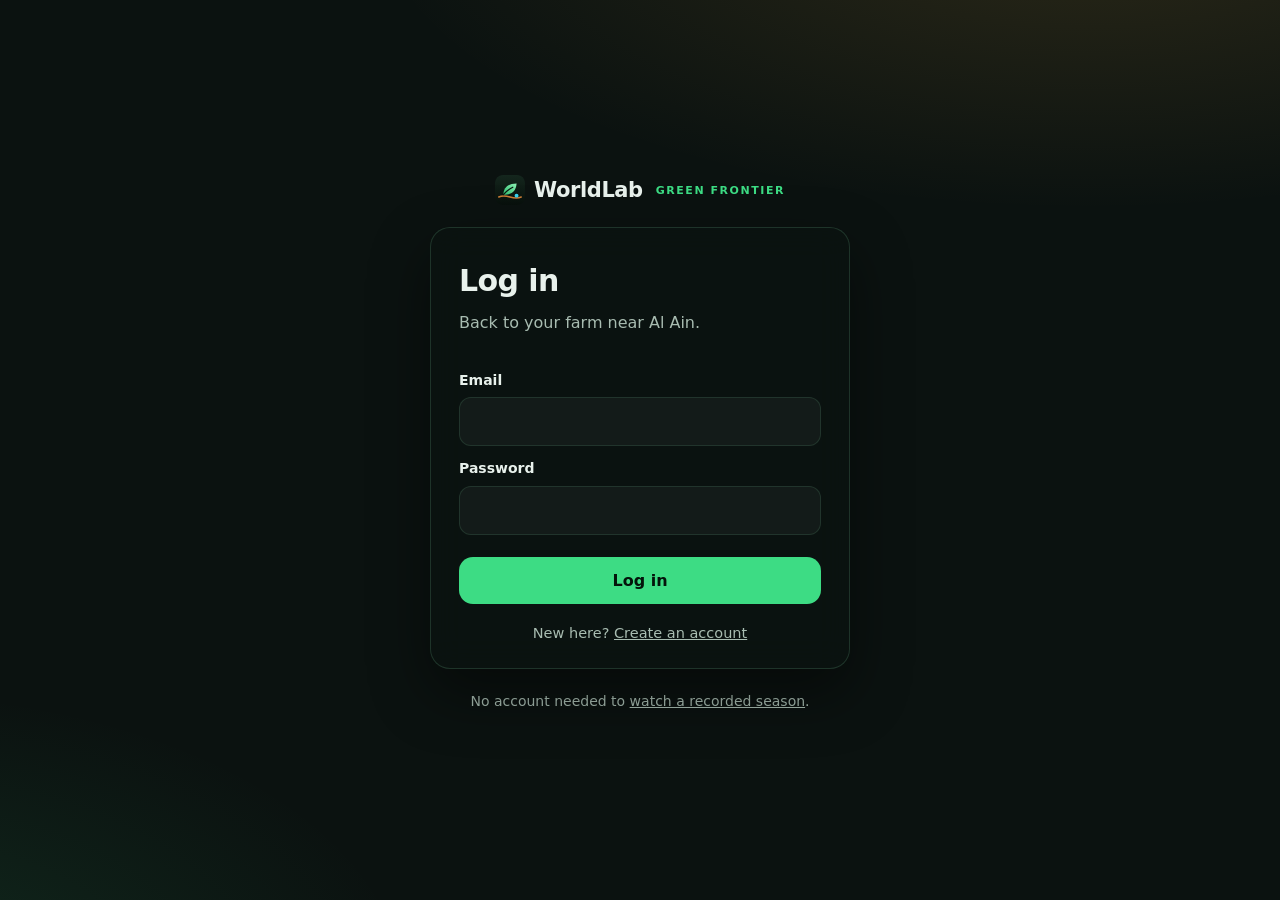
<file: login.html>
<!doctype html>
<html lang="en">
<head>
<meta charset="utf-8">
<meta http-equiv="Content-Security-Policy" content="default-src 'self'; script-src 'self' https://cdn.jsdelivr.net; style-src 'self' 'unsafe-inline' https://fonts.googleapis.com; font-src 'self' https://fonts.gstatic.com; img-src 'self' data: blob:; connect-src 'self' https://worldlab-4b9q.onrender.com https://*.hf.space https://cdn.jsdelivr.net; worker-src 'self' blob:; object-src 'none'; base-uri 'self'; form-action 'self' https://worldlab-4b9q.onrender.com https://*.hf.space">
<meta name="viewport" content="width=device-width, initial-scale=1, viewport-fit=cover">
<title>Log in | WorldLab: Green Frontier</title>
<meta name="description" content="Log in to your WorldLab farm.">
<meta name="robots" content="noindex, follow">
<link rel="icon" href="favicon.ico" sizes="32x32">
<link rel="icon" href="favicon.svg" type="image/svg+xml">
<link rel="apple-touch-icon" href="apple-touch-icon.png">
<link rel="manifest" href="site.webmanifest">
<meta name="theme-color" content="#0b1210">
<link rel="preconnect" href="https://fonts.googleapis.com">
<link rel="preconnect" href="https://fonts.gstatic.com" crossorigin>
<link href="https://fonts.googleapis.com/css2?family=Sora:wght@500;600;700&family=Figtree:wght@400;500;600;700&display=swap" rel="stylesheet">
<link rel="stylesheet" href="site.css?v=f3621d8e7e">
<script src="config.js?v=f3621d8e7e"></script>
</head>
<body class="authpage">
<main class="auth-shell">
  <a class="logo" href="./"><img src="favicon.svg" alt="" width="30" height="30">WorldLab<span class="logo-sub">Green Frontier</span></a>
  <form class="card auth-form" id="authForm" data-mode="login" novalidate>
    <h1>Log in</h1>
    <p class="sub">Back to your farm near Al Ain.</p>
    <label for="email">Email</label>
    <input id="email" name="email" type="email" autocomplete="email" required>
    <label for="password">Password</label>
    <input id="password" name="password" type="password" autocomplete="current-password" required>
    <p class="err" id="err" role="alert" hidden></p>
    <button class="btn solid big" type="submit" id="submit">Log in</button>
    <p class="swap">New here? <a href="signup" id="swapLink">Create an account</a></p>
  </form>
  <p class="aside">No account needed to <a href="demo">watch a recorded season</a>.</p>
</main>
<script type="module" src="site.js?v=f3621d8e7e"></script>
</body>
</html>
</file>
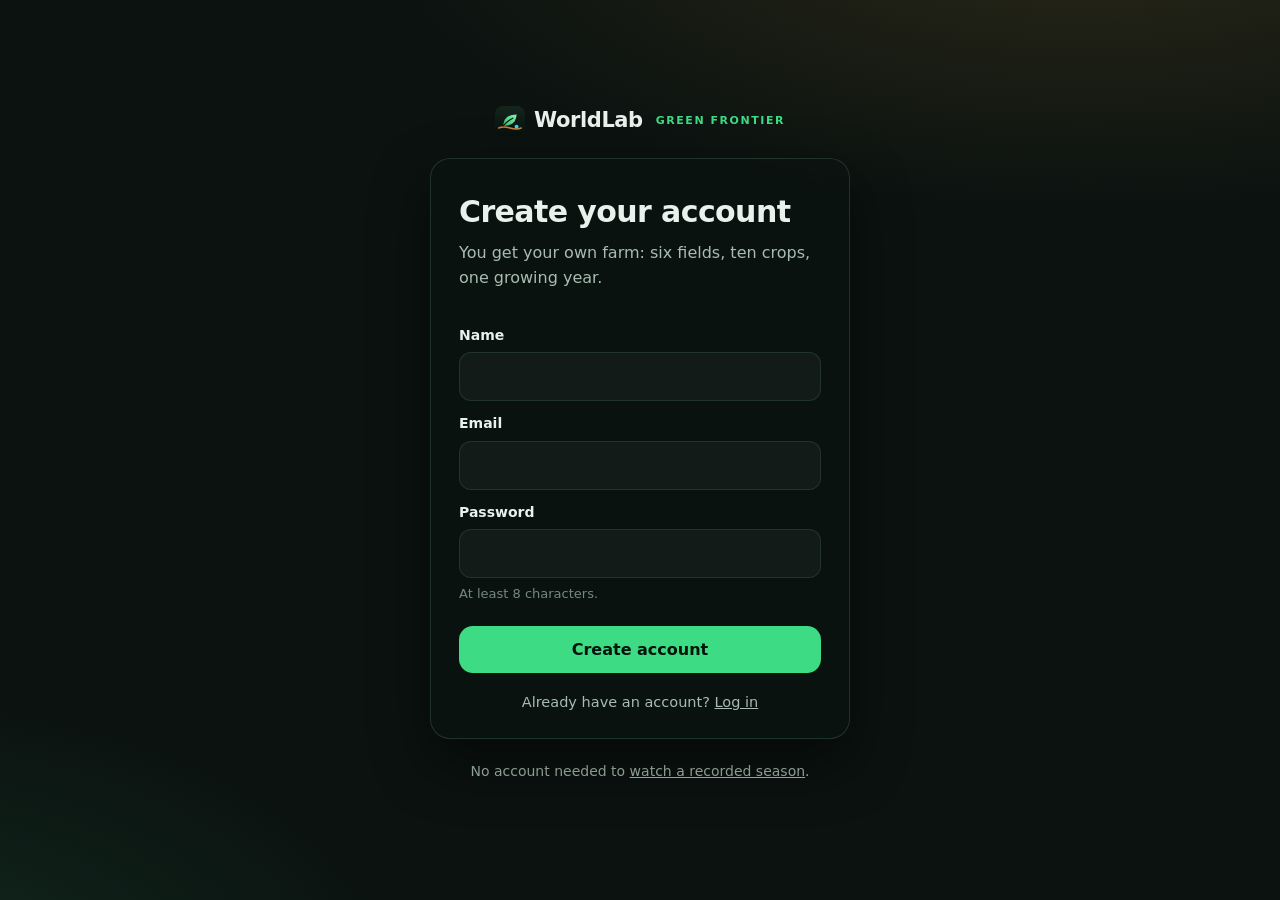
<file: signup.html>
<!doctype html>
<html lang="en">
<head>
<meta charset="utf-8">
<meta http-equiv="Content-Security-Policy" content="default-src 'self'; script-src 'self' https://cdn.jsdelivr.net; style-src 'self' 'unsafe-inline' https://fonts.googleapis.com; font-src 'self' https://fonts.gstatic.com; img-src 'self' data: blob:; connect-src 'self' https://worldlab-4b9q.onrender.com https://*.hf.space https://cdn.jsdelivr.net; worker-src 'self' blob:; object-src 'none'; base-uri 'self'; form-action 'self' https://worldlab-4b9q.onrender.com https://*.hf.space">
<meta name="viewport" content="width=device-width, initial-scale=1, viewport-fit=cover">
<title>Sign up | WorldLab: Green Frontier</title>
<meta name="description" content="Create a WorldLab account and plan your first desert farming season.">
<meta name="robots" content="noindex, follow">
<link rel="icon" href="favicon.ico" sizes="32x32">
<link rel="icon" href="favicon.svg" type="image/svg+xml">
<link rel="apple-touch-icon" href="apple-touch-icon.png">
<link rel="manifest" href="site.webmanifest">
<meta name="theme-color" content="#0b1210">
<link rel="preconnect" href="https://fonts.googleapis.com">
<link rel="preconnect" href="https://fonts.gstatic.com" crossorigin>
<link href="https://fonts.googleapis.com/css2?family=Sora:wght@500;600;700&family=Figtree:wght@400;500;600;700&display=swap" rel="stylesheet">
<link rel="stylesheet" href="site.css?v=f3621d8e7e">
<script src="config.js?v=f3621d8e7e"></script>
</head>
<body class="authpage">
<main class="auth-shell">
  <a class="logo" href="./"><img src="favicon.svg" alt="" width="30" height="30">WorldLab<span class="logo-sub">Green Frontier</span></a>
  <form class="card auth-form" id="authForm" data-mode="signup" novalidate>
    <h1>Create your account</h1>
    <p class="sub">You get your own farm: six fields, ten crops, one growing year.</p>
    <label for="name">Name</label>
    <input id="name" name="name" autocomplete="name" required maxlength="80">
    <label for="email">Email</label>
    <input id="email" name="email" type="email" autocomplete="email" required>
    <label for="password">Password</label>
    <input id="password" name="password" type="password" autocomplete="new-password" required minlength="8" aria-describedby="pwHint">
    <p class="hint" id="pwHint">At least 8 characters.</p>
    <p class="err" id="err" role="alert" hidden></p>
    <button class="btn solid big" type="submit" id="submit">Create account</button>
    <p class="swap">Already have an account? <a href="login" id="swapLink">Log in</a></p>
  </form>
  <p class="aside">No account needed to <a href="demo">watch a recorded season</a>.</p>
</main>
<script type="module" src="site.js?v=f3621d8e7e"></script>
</body>
</html>
</file>
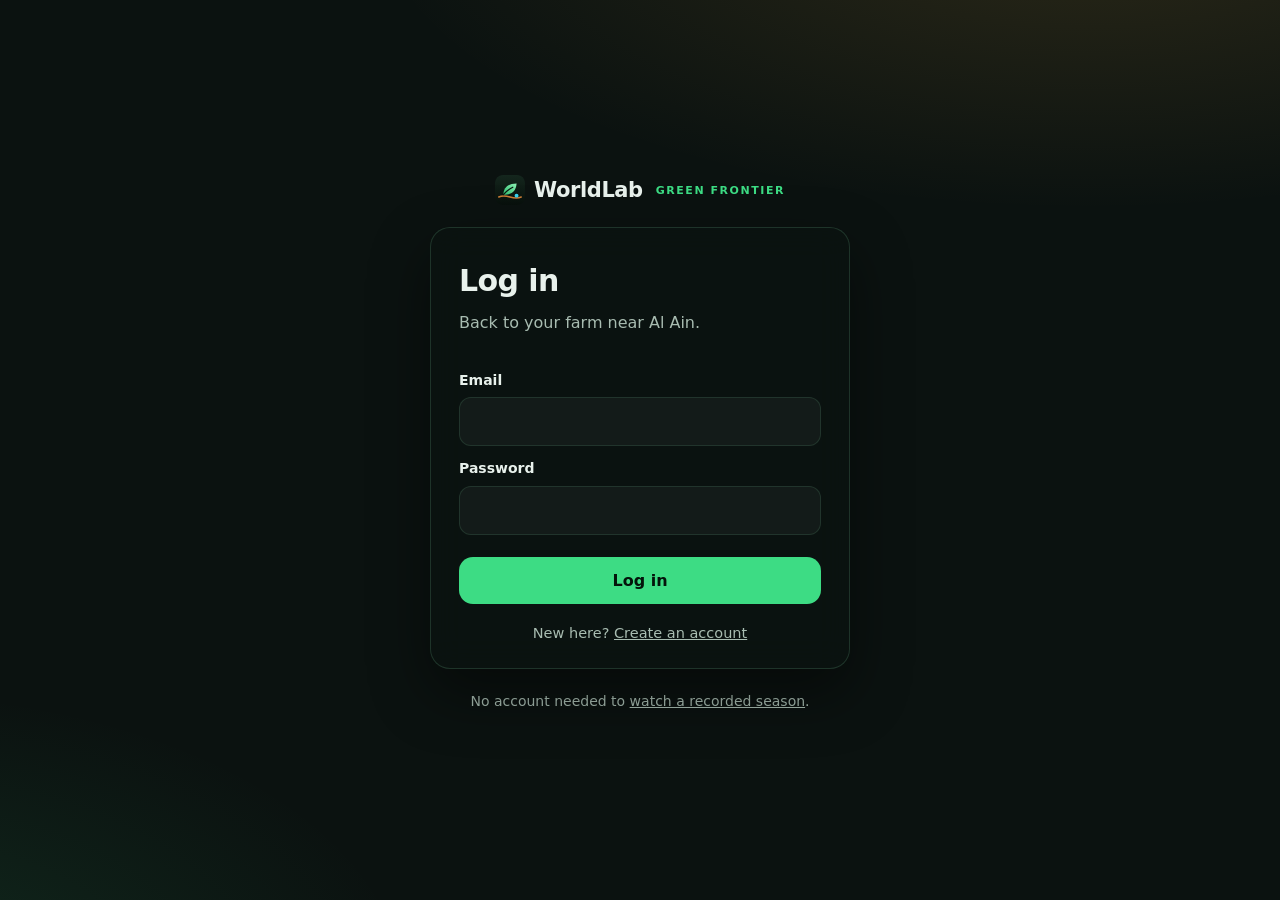
<file: docs/login.html>
<!doctype html>
<html lang="en">
<head>
<meta charset="utf-8">
<meta http-equiv="Content-Security-Policy" content="default-src 'self'; script-src 'self' https://cdn.jsdelivr.net; style-src 'self' 'unsafe-inline' https://fonts.googleapis.com; font-src 'self' https://fonts.gstatic.com; img-src 'self' data: blob:; connect-src 'self' https://moamryehia-worldlab.hf.space https://*.hf.space https://cdn.jsdelivr.net; worker-src 'self' blob:; object-src 'none'; base-uri 'self'; form-action 'self' https://moamryehia-worldlab.hf.space https://*.hf.space">
<meta name="viewport" content="width=device-width, initial-scale=1, viewport-fit=cover">
<title>Log in | WorldLab: Green Frontier</title>
<meta name="description" content="Log in to your WorldLab farm.">
<meta name="robots" content="noindex, follow">
<link rel="icon" href="favicon.ico" sizes="32x32">
<link rel="icon" href="favicon.svg" type="image/svg+xml">
<link rel="apple-touch-icon" href="apple-touch-icon.png">
<link rel="manifest" href="site.webmanifest">
<meta name="theme-color" content="#0b1210">
<link rel="preconnect" href="https://fonts.googleapis.com">
<link rel="preconnect" href="https://fonts.gstatic.com" crossorigin>
<link href="https://fonts.googleapis.com/css2?family=Sora:wght@500;600;700&family=Figtree:wght@400;500;600;700&display=swap" rel="stylesheet">
<link rel="stylesheet" href="site.css?v=f3621d8e7e">
<script src="config.js?v=f3621d8e7e"></script>
</head>
<body class="authpage">
<main class="auth-shell">
  <a class="logo" href="./"><img src="favicon.svg" alt="" width="30" height="30">WorldLab<span class="logo-sub">Green Frontier</span></a>
  <form class="card auth-form" id="authForm" data-mode="login" novalidate>
    <h1>Log in</h1>
    <p class="sub">Back to your farm near Al Ain.</p>
    <label for="email">Email</label>
    <input id="email" name="email" type="email" autocomplete="email" required>
    <label for="password">Password</label>
    <input id="password" name="password" type="password" autocomplete="current-password" required>
    <p class="err" id="err" role="alert" hidden></p>
    <button class="btn solid big" type="submit" id="submit">Log in</button>
    <p class="swap">New here? <a href="signup" id="swapLink">Create an account</a></p>
  </form>
  <p class="aside">No account needed to <a href="demo">watch a recorded season</a>.</p>
</main>
<script type="module" src="site.js?v=f3621d8e7e"></script>
</body>
</html>
</file>
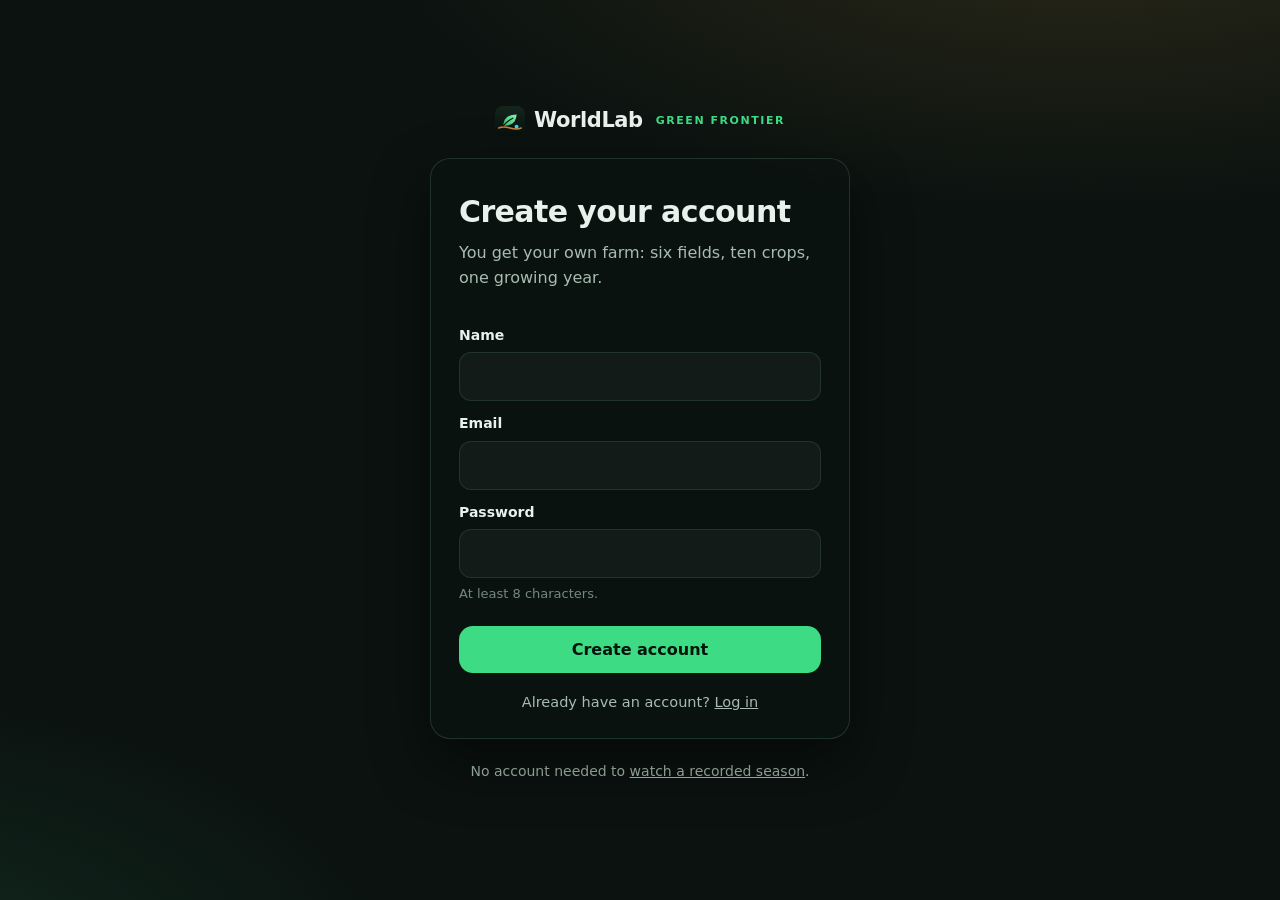
<file: docs/signup.html>
<!doctype html>
<html lang="en">
<head>
<meta charset="utf-8">
<meta http-equiv="Content-Security-Policy" content="default-src 'self'; script-src 'self' https://cdn.jsdelivr.net; style-src 'self' 'unsafe-inline' https://fonts.googleapis.com; font-src 'self' https://fonts.gstatic.com; img-src 'self' data: blob:; connect-src 'self' https://moamryehia-worldlab.hf.space https://*.hf.space https://cdn.jsdelivr.net; worker-src 'self' blob:; object-src 'none'; base-uri 'self'; form-action 'self' https://moamryehia-worldlab.hf.space https://*.hf.space">
<meta name="viewport" content="width=device-width, initial-scale=1, viewport-fit=cover">
<title>Sign up | WorldLab: Green Frontier</title>
<meta name="description" content="Create a WorldLab account and plan your first desert farming season.">
<meta name="robots" content="noindex, follow">
<link rel="icon" href="favicon.ico" sizes="32x32">
<link rel="icon" href="favicon.svg" type="image/svg+xml">
<link rel="apple-touch-icon" href="apple-touch-icon.png">
<link rel="manifest" href="site.webmanifest">
<meta name="theme-color" content="#0b1210">
<link rel="preconnect" href="https://fonts.googleapis.com">
<link rel="preconnect" href="https://fonts.gstatic.com" crossorigin>
<link href="https://fonts.googleapis.com/css2?family=Sora:wght@500;600;700&family=Figtree:wght@400;500;600;700&display=swap" rel="stylesheet">
<link rel="stylesheet" href="site.css?v=f3621d8e7e">
<script src="config.js?v=f3621d8e7e"></script>
</head>
<body class="authpage">
<main class="auth-shell">
  <a class="logo" href="./"><img src="favicon.svg" alt="" width="30" height="30">WorldLab<span class="logo-sub">Green Frontier</span></a>
  <form class="card auth-form" id="authForm" data-mode="signup" novalidate>
    <h1>Create your account</h1>
    <p class="sub">You get your own farm: six fields, ten crops, one growing year.</p>
    <label for="name">Name</label>
    <input id="name" name="name" autocomplete="name" required maxlength="80">
    <label for="email">Email</label>
    <input id="email" name="email" type="email" autocomplete="email" required>
    <label for="password">Password</label>
    <input id="password" name="password" type="password" autocomplete="new-password" required minlength="8" aria-describedby="pwHint">
    <p class="hint" id="pwHint">At least 8 characters.</p>
    <p class="err" id="err" role="alert" hidden></p>
    <button class="btn solid big" type="submit" id="submit">Create account</button>
    <p class="swap">Already have an account? <a href="login" id="swapLink">Log in</a></p>
  </form>
  <p class="aside">No account needed to <a href="demo">watch a recorded season</a>.</p>
</main>
<script type="module" src="site.js?v=f3621d8e7e"></script>
</body>
</html>
</file>
<file: site.css>
/* WorldLab: Green Frontier site. Same dark command-centre palette and type as the farm app.
   Layout: a full-bleed 3D sunset flyover, a live world-status strip, then calm bands; text left-aligned on a 1120px grid. */
:root {
  --sand: #0b1210;
  --sand-2: #0f1a16;
  --ink: #e8f1ec;
  --ink-2: #a8bcb1;
  --ink-3: #74897d;
  --line: rgba(150, 255, 200, 0.11);
  --card: rgba(12, 20, 17, 0.74);
  --card-edge: rgba(150, 255, 200, 0.14);
  --belief: #3ddc84;
  --emerald: #3ddc84;
  --emerald-2: #8ef0b5;
  --water: #38d3ee;
  --amber: #f3b54a;
  --measured: #ffb36b;
  --alarm: #ff6a4d;
  --s-autumn: #e0893a;
  --s-winter: #6aa2ff;
  --s-late_winter: #3ddc84;
  --display: "Sora", "Figtree", system-ui, sans-serif;
  --ui: "Figtree", system-ui, -apple-system, "Segoe UI", sans-serif;
  color-scheme: dark;
}
/* Green Frontier is designed dark; a light OS setting keeps the same palette. */
:root[data-theme="light"], :root[data-theme="dark"] { color-scheme: dark; }

* { box-sizing: border-box; }
[hidden] { display: none !important; }
html { scroll-behavior: smooth; }
@media (prefers-reduced-motion: reduce) { html { scroll-behavior: auto; } * { transition: none !important; } }
body { margin: 0; background: var(--sand); color: var(--ink); font: 16px/1.55 var(--ui); -webkit-font-smoothing: antialiased; }
a { color: inherit; }
:focus-visible { outline: 2px solid var(--emerald); outline-offset: 3px; border-radius: 4px; }
h1, h2, h3 { font-family: var(--display); text-wrap: balance; margin: 0; }
.wrap { max-width: 1120px; margin: 0 auto; padding-left: max(20px, env(safe-area-inset-left, 0px)); padding-right: max(20px, env(safe-area-inset-right, 0px)); }

.btn { white-space: nowrap; display: inline-flex; align-items: center; justify-content: center; gap: 8px; text-decoration: none; font-weight: 600; font-size: 15px;
  border-radius: 12px; padding: 9px 16px; border: 1px solid transparent; cursor: pointer; font-family: var(--ui); transition: transform .15s, background .15s; }
.btn.big { padding: 13px 22px; font-size: 16px; border-radius: 14px; }
.btn.solid { background: var(--emerald); color: #04140b; }
.btn.solid:hover { background: var(--emerald-2); }
.btn.solid:hover { transform: translateY(-1px); }
.btn.ghost { color: var(--ink); }
.btn.ghost:hover { background: var(--line); }
.btn.glassy { background: var(--card); border-color: var(--card-edge); backdrop-filter: blur(12px); -webkit-backdrop-filter: blur(12px); color: var(--ink); }
.btn:disabled { opacity: .55; cursor: default; transform: none; }

/* nav */
.nav { position: fixed; z-index: 10; top: 0; left: 0; right: 0; display: flex; align-items: center; gap: 24px;
  padding: calc(12px + env(safe-area-inset-top, 0px)) max(20px, env(safe-area-inset-right, 0px)) 12px max(20px, env(safe-area-inset-left, 0px)); transition: background .25s, box-shadow .25s; }
.nav.scrolled { background: color-mix(in srgb, var(--sand) 82%, transparent); backdrop-filter: blur(14px); -webkit-backdrop-filter: blur(14px); box-shadow: 0 1px 0 var(--line); }
.logo { display: inline-flex; align-items: center; gap: 9px; font: 700 21px/1 var(--display); letter-spacing: -0.02em; text-decoration: none; }
.logo svg, .logo img { width: 30px; height: 30px; border-radius: 8px; }
.logo-sub { font: 700 11px/1 var(--ui); letter-spacing: 0.14em; text-transform: uppercase; color: var(--emerald); margin-left: 4px; }
.sr-only { position: absolute; width: 1px; height: 1px; overflow: hidden; clip: rect(0 0 0 0); white-space: nowrap; }
.links { display: flex; gap: 22px; margin-left: 28px; }
.links a { text-decoration: none; color: var(--ink-2); font-weight: 500; font-size: 15px; }
.links a:hover { color: var(--ink); }
.auth { margin-left: auto; display: flex; gap: 6px; align-items: center; }
.auth .who { color: var(--ink-2); font-size: 14px; margin-right: 6px; }

/* hero */
.hero { position: relative; min-height: min(92vh, 900px); display: flex; align-items: flex-end; overflow: hidden; padding-top: calc(96px + env(safe-area-inset-top, 0px));
  background: linear-gradient(180deg, #2a1f2e 0%, #a9593a 46%, #f0a35a 62%, #3a2a1c 100%); }
.hero-scene { position: absolute; inset: 0; }
.hero::after { content: ""; position: absolute; inset: 0; z-index: 1; pointer-events: none;
  background: linear-gradient(90deg, rgba(7, 12, 10, 0.86) 0%, rgba(7, 12, 10, 0.6) 34%, rgba(7, 12, 10, 0) 62%),
              linear-gradient(0deg, var(--sand) 0%, rgba(11, 18, 16, 0) 30%); }
.hero-scene canvas { display: block; width: 100%; height: 100%; }
.hero-scene .scene-labels { display: none; }
.hero-copy { position: relative; z-index: 2; max-width: 720px; margin-bottom: clamp(80px, 14vh, 150px);
  margin-left: max(20px, calc((100vw - 1120px) / 2 + 20px)); margin-right: 20px; color: var(--ink); }
.brandline { margin: 0 0 18px; font: 600 14px/1.3 var(--ui); color: var(--emerald-2); letter-spacing: 0.02em; }
.hero h1 { font-size: clamp(40px, 5.6vw, 78px); line-height: 0.98; letter-spacing: -0.04em; font-weight: 700; }
.hero h1 span { display: block; color: var(--amber); }
.lede { font-size: clamp(17px, 1.6vw, 19px); line-height: 1.55; color: var(--ink-2); margin: 22px 0 28px; max-width: 54ch; }
.place { margin: 22px 0 0; font-size: 13.5px; color: var(--ink-3); max-width: 48ch; }
.hero .btn.glassy { background: rgba(12, 20, 17, 0.5); border-color: rgba(150, 255, 200, 0.22); color: var(--ink); }
.cta { display: flex; gap: 10px; flex-wrap: wrap; }
.hero-caption { position: absolute; z-index: 2; right: max(20px, env(safe-area-inset-right, 0px)); bottom: 16px; margin: 0; font-size: 12.5px;
  color: var(--ink-2); background: rgba(12, 20, 17, 0.6); border: 1px solid var(--line); padding: 4px 10px; border-radius: 999px; backdrop-filter: blur(8px); }
.status { position: relative; z-index: 3; margin-top: -54px; }
.status-grid { display: grid; grid-template-columns: repeat(4, 1fr); gap: 1px; background: var(--line); border: 1px solid var(--card-edge); border-radius: 18px; overflow: hidden; backdrop-filter: blur(14px); }
.status-grid div { background: var(--card); padding: 16px 18px; }
.status-grid b { display: block; font: 700 clamp(22px, 2.4vw, 30px)/1.1 var(--display); letter-spacing: -0.02em; font-variant-numeric: tabular-nums; }
.status-grid span { font-size: 13.5px; color: var(--ink-2); }
.status-grid .w b { color: var(--water); } .status-grid .p b { color: var(--emerald-2); } .status-grid .e b { color: var(--amber); } .status-grid .a b { color: var(--measured); }
.status-note { margin: 10px 2px 0; font-size: 13px; color: var(--ink-3); }

/* bands */
.band { padding-block: 88px; }
.band.alt { background: var(--sand-2); }
.band h2 { font-size: clamp(30px, 3.6vw, 44px); letter-spacing: -0.025em; line-height: 1.08; max-width: 22ch; }
.intro { color: var(--ink-2); max-width: 64ch; margin: 14px 0 36px; font-size: 17px; }
.two { display: grid; grid-template-columns: 1fr 1.2fr; gap: 48px; align-items: start; }

.steps { list-style: none; margin: 0; padding: 0; display: grid; grid-template-columns: repeat(5, 1fr); gap: 18px; counter-reset: step; position: relative; }
.steps::before { content: ""; position: absolute; top: 15px; left: 15px; right: calc((100% - 72px) / 5 - 16px); height: 2px; background: linear-gradient(90deg, var(--water), var(--emerald), var(--amber)); opacity: .55; }
.steps li { position: relative; padding-top: 46px; counter-increment: step; min-width: 0; }
.steps li::before { content: counter(step); position: absolute; top: 0; left: 0; width: 32px; height: 32px; border-radius: 50%; display: grid; place-items: center;
  background: var(--sand); border: 2px solid var(--belief); font: 700 14px/1 var(--display); color: var(--ink); }
.band.alt .steps li::before { background: var(--sand-2); }
.when { font-size: 13px; color: var(--ink-3); }
.steps h3 { font-size: 19px; margin: 2px 0 6px; letter-spacing: -0.01em; }
.steps p { margin: 0; color: var(--ink-2); font-size: 15px; }

/* season calendar */
.calendar { width: 100%; overflow-x: auto; }
.calendar svg { display: block; min-width: 720px; width: 100%; height: auto; font-family: var(--ui); }
.cal-legend { display: flex; gap: 18px; flex-wrap: wrap; margin: 12px 0 0; font-size: 14px; color: var(--ink-2); }
.cal-legend span::before { content: ""; display: inline-block; width: 18px; height: 10px; border-radius: 3px; margin-right: 7px; vertical-align: middle; background: var(--c); }
.cal-legend .grow::before { background: color-mix(in srgb, var(--ink) 18%, transparent); }
.picker-demo { display: grid; grid-template-columns: 1fr 1fr; gap: 40px; margin-top: 56px; align-items: center; }
.pd-copy h3 { font-size: 24px; letter-spacing: -0.015em; margin-bottom: 10px; }
.pd-copy p { color: var(--ink-2); margin: 0 0 12px; max-width: 52ch; }
.pd-mock { background: var(--card); border: 1px solid var(--card-edge); border-radius: 18px; padding: 10px; box-shadow: 0 20px 50px rgba(0, 0, 0, 0.35); }
.pd-row { display: grid; grid-template-columns: 34px 1fr auto; gap: 10px; align-items: center; padding: 9px 8px; border-bottom: 1px solid var(--line); font-size: 14px; }
.pd-row:last-child { border-bottom: 0; }
.pd-row b { font: 700 13px/1 var(--display); background: rgba(255, 255, 255, 0.1); color: var(--ink); border-radius: 999px; padding: 4px 0; text-align: center; }
.pd-row span { color: var(--ink-2); min-width: 0; }
.chip { font-style: normal; font-size: 13px; font-weight: 600; padding: 4px 10px; border-radius: 999px; white-space: nowrap; }
.chip.s-autumn { background: color-mix(in srgb, var(--s-autumn) 18%, transparent); color: color-mix(in srgb, var(--s-autumn) 75%, var(--ink)); }
.chip.s-winter { background: color-mix(in srgb, var(--s-winter) 16%, transparent); color: color-mix(in srgb, var(--s-winter) 75%, var(--ink)); }
.chip.s-late_winter { background: color-mix(in srgb, var(--s-late_winter) 16%, transparent); color: color-mix(in srgb, var(--s-late_winter) 75%, var(--ink)); }
.chip.sci { background: rgba(56, 211, 238, 0.12); color: var(--water); }

/* results */
.results { display: grid; grid-template-columns: 1.6fr 1fr; gap: 40px; align-items: start; }
.results table { width: 100%; border-collapse: collapse; font-size: 15px; font-variant-numeric: tabular-nums; }
.results th { text-align: left; font-weight: 500; color: var(--ink-3); font-size: 13.5px; padding: 0 10px 10px 0; border-bottom: 1px solid var(--line); }
.results td { padding: 12px 10px 12px 0; border-bottom: 1px solid var(--line); }
.results .n { text-align: right; }
.results tbody tr:first-child td { font-weight: 500; }
.results tbody tr:first-child td:first-child { box-shadow: inset 3px 0 0 var(--belief); padding-left: 12px; }
.facts { margin: 0; padding: 0; list-style: none; display: grid; gap: 14px; }
.facts li { padding-left: 18px; position: relative; color: var(--ink-2); }
.facts li::before { content: ""; position: absolute; left: 0; top: 10px; width: 7px; height: 7px; border-radius: 50%; background: var(--water); }
.models { margin: 0; display: grid; gap: 18px; }
.models div { border-top: 1px solid var(--line); padding-top: 14px; }
.models dt { font: 600 19px/1.2 var(--display); }
.models dd { margin: 4px 0 0; color: var(--ink-2); }
.foot { padding-block: 40px 56px; border-top: 1px solid var(--line); color: var(--ink-2); font-size: 15px; }
.foot p { margin: 0 0 6px; }
.fine { font-size: 13px; color: var(--ink-3); }

/* landing additions */
.prov { margin: 14px 0 0; font-size: 13.5px; color: var(--ink-2); }
.hero.still { background: #0b1210 url("hero-still.jpg") center right / cover no-repeat; }
.steps a { display: inline-block; margin-top: 8px; font-size: 14px; color: var(--emerald-2); }
details.more { margin-top: 26px; border-top: 1px solid var(--line); padding-top: 14px; color: var(--ink-2); max-width: 80ch; }
details.more summary { cursor: pointer; color: var(--ink); font-weight: 600; }
.cal-table { overflow-x: auto; margin-top: 10px; }
.cal-table table { width: 100%; border-collapse: collapse; font-size: 14px; font-variant-numeric: tabular-nums; }
.cal-table th, .cal-table td { text-align: left; padding: 7px 10px 7px 0; border-bottom: 1px solid var(--line); }
.cal-table .n { text-align: right; }
.results caption { caption-side: top; }

/* AI components table */
.ai-wrap { overflow-x: auto; border: 1px solid var(--card-edge); border-radius: 16px; background: var(--card); }
.ai { width: 100%; min-width: 760px; border-collapse: collapse; font-size: 15px; }
.ai th { text-align: left; font-weight: 600; color: var(--ink-3); font-size: 13px; padding: 12px 14px; border-bottom: 1px solid var(--line); }
.ai td { padding: 12px 14px; border-bottom: 1px solid var(--line); vertical-align: top; color: var(--ink-2); }
.ai tr:last-child td { border-bottom: 0; }
.ai td:first-child { color: var(--ink); font-weight: 600; white-space: nowrap; }
.kind { font-size: 12.5px; padding: 3px 9px; border-radius: 999px; white-space: nowrap; }
.kind.meta { background: rgba(56, 211, 238, 0.12); color: var(--water); }
.kind.num { background: rgba(243, 181, 74, 0.12); color: var(--amber); }
.kind.rule { background: rgba(255, 255, 255, 0.07); color: var(--ink-2); }

/* auth pages */
.authpage { min-height: 100vh; background:
  radial-gradient(1200px 500px at 85% -10%, rgba(243, 181, 74, 0.14), transparent 60%),
  radial-gradient(900px 500px at -10% 110%, rgba(61, 220, 132, 0.12), transparent 60%), var(--sand); }
.auth-shell { min-height: 100vh; display: flex; flex-direction: column; align-items: center; justify-content: center; gap: 22px;
  padding: max(28px, env(safe-area-inset-top, 0px)) max(20px, env(safe-area-inset-right, 0px)) 40px max(20px, env(safe-area-inset-left, 0px)); }
.card { background: var(--card); border: 1px solid var(--card-edge); border-radius: 20px; box-shadow: 0 24px 60px rgba(0, 0, 0, 0.45);
  backdrop-filter: blur(16px); -webkit-backdrop-filter: blur(16px); }
.auth-form { width: min(420px, 100%); padding: 30px 28px 24px; display: flex; flex-direction: column; }
.auth-form h1 { font-size: 30px; letter-spacing: -0.02em; }
.auth-form .sub { margin: 6px 0 22px; color: var(--ink-2); }
.auth-form label { font-size: 14px; font-weight: 600; margin: 12px 0 6px; }
.auth-form input { font: inherit; color: var(--ink); background: rgba(255, 255, 255, 0.04); border: 1px solid var(--line);
  border-radius: 12px; padding: 11px 13px; }
.auth-form input:focus { outline: 2px solid var(--belief); outline-offset: 0; border-color: transparent; }
.auth-form .hint { margin: 6px 0 0; font-size: 13px; color: var(--ink-3); }
.auth-form .btn { margin-top: 22px; }
.err { margin: 14px 0 0; color: var(--alarm); font-size: 14px; }
.swap { margin: 18px 0 0; text-align: center; font-size: 14.5px; color: var(--ink-2); }
.aside { margin: 0; font-size: 14px; color: var(--ink-2); }

@media (max-width: 960px) {
  .links { display: none; }
  .steps { grid-template-columns: 1fr; gap: 22px; }
  .steps::before { top: 15px; bottom: 15px; left: 15px; right: auto; width: 2px; height: auto; background: linear-gradient(180deg, var(--water), var(--belief)); }
  .steps li { padding: 0 0 0 48px; }
  .picker-demo, .results, .two { grid-template-columns: 1fr; gap: 28px; }
  .band { padding-block: 64px; }
  .status { margin-top: -30px; }
}
@media (max-width: 520px) {
  .logo-sub { display: none; }
  .auth .btn.ghost { display: none; }
  .hero { min-height: 92vh; }
  .hero::after { background: linear-gradient(0deg, rgba(7, 12, 10, 0.95) 0%, rgba(7, 12, 10, 0.75) 55%, rgba(7, 12, 10, 0.1) 100%); }
  .status-grid { grid-template-columns: 1fr 1fr; }
  .hero-caption { display: none; }
  .pd-row { grid-template-columns: 34px 1fr; }
  .pd-row em { grid-column: 2; justify-self: start; }
}
</file>
<file: docs/site.css>
/* WorldLab: Green Frontier site. Same dark command-centre palette and type as the farm app.
   Layout: a full-bleed 3D sunset flyover, a live world-status strip, then calm bands; text left-aligned on a 1120px grid. */
:root {
  --sand: #0b1210;
  --sand-2: #0f1a16;
  --ink: #e8f1ec;
  --ink-2: #a8bcb1;
  --ink-3: #74897d;
  --line: rgba(150, 255, 200, 0.11);
  --card: rgba(12, 20, 17, 0.74);
  --card-edge: rgba(150, 255, 200, 0.14);
  --belief: #3ddc84;
  --emerald: #3ddc84;
  --emerald-2: #8ef0b5;
  --water: #38d3ee;
  --amber: #f3b54a;
  --measured: #ffb36b;
  --alarm: #ff6a4d;
  --s-autumn: #e0893a;
  --s-winter: #6aa2ff;
  --s-late_winter: #3ddc84;
  --display: "Sora", "Figtree", system-ui, sans-serif;
  --ui: "Figtree", system-ui, -apple-system, "Segoe UI", sans-serif;
  color-scheme: dark;
}
/* Green Frontier is designed dark; a light OS setting keeps the same palette. */
:root[data-theme="light"], :root[data-theme="dark"] { color-scheme: dark; }

* { box-sizing: border-box; }
[hidden] { display: none !important; }
html { scroll-behavior: smooth; }
@media (prefers-reduced-motion: reduce) { html { scroll-behavior: auto; } * { transition: none !important; } }
body { margin: 0; background: var(--sand); color: var(--ink); font: 16px/1.55 var(--ui); -webkit-font-smoothing: antialiased; }
a { color: inherit; }
:focus-visible { outline: 2px solid var(--emerald); outline-offset: 3px; border-radius: 4px; }
h1, h2, h3 { font-family: var(--display); text-wrap: balance; margin: 0; }
.wrap { max-width: 1120px; margin: 0 auto; padding-left: max(20px, env(safe-area-inset-left, 0px)); padding-right: max(20px, env(safe-area-inset-right, 0px)); }

.btn { white-space: nowrap; display: inline-flex; align-items: center; justify-content: center; gap: 8px; text-decoration: none; font-weight: 600; font-size: 15px;
  border-radius: 12px; padding: 9px 16px; border: 1px solid transparent; cursor: pointer; font-family: var(--ui); transition: transform .15s, background .15s; }
.btn.big { padding: 13px 22px; font-size: 16px; border-radius: 14px; }
.btn.solid { background: var(--emerald); color: #04140b; }
.btn.solid:hover { background: var(--emerald-2); }
.btn.solid:hover { transform: translateY(-1px); }
.btn.ghost { color: var(--ink); }
.btn.ghost:hover { background: var(--line); }
.btn.glassy { background: var(--card); border-color: var(--card-edge); backdrop-filter: blur(12px); -webkit-backdrop-filter: blur(12px); color: var(--ink); }
.btn:disabled { opacity: .55; cursor: default; transform: none; }

/* nav */
.nav { position: fixed; z-index: 10; top: 0; left: 0; right: 0; display: flex; align-items: center; gap: 24px;
  padding: calc(12px + env(safe-area-inset-top, 0px)) max(20px, env(safe-area-inset-right, 0px)) 12px max(20px, env(safe-area-inset-left, 0px)); transition: background .25s, box-shadow .25s; }
.nav.scrolled { background: color-mix(in srgb, var(--sand) 82%, transparent); backdrop-filter: blur(14px); -webkit-backdrop-filter: blur(14px); box-shadow: 0 1px 0 var(--line); }
.logo { display: inline-flex; align-items: center; gap: 9px; font: 700 21px/1 var(--display); letter-spacing: -0.02em; text-decoration: none; }
.logo svg, .logo img { width: 30px; height: 30px; border-radius: 8px; }
.logo-sub { font: 700 11px/1 var(--ui); letter-spacing: 0.14em; text-transform: uppercase; color: var(--emerald); margin-left: 4px; }
.sr-only { position: absolute; width: 1px; height: 1px; overflow: hidden; clip: rect(0 0 0 0); white-space: nowrap; }
.links { display: flex; gap: 22px; margin-left: 28px; }
.links a { text-decoration: none; color: var(--ink-2); font-weight: 500; font-size: 15px; }
.links a:hover { color: var(--ink); }
.auth { margin-left: auto; display: flex; gap: 6px; align-items: center; }
.auth .who { color: var(--ink-2); font-size: 14px; margin-right: 6px; }

/* hero */
.hero { position: relative; min-height: min(92vh, 900px); display: flex; align-items: flex-end; overflow: hidden; padding-top: calc(96px + env(safe-area-inset-top, 0px));
  background: linear-gradient(180deg, #2a1f2e 0%, #a9593a 46%, #f0a35a 62%, #3a2a1c 100%); }
.hero-scene { position: absolute; inset: 0; }
.hero::after { content: ""; position: absolute; inset: 0; z-index: 1; pointer-events: none;
  background: linear-gradient(90deg, rgba(7, 12, 10, 0.86) 0%, rgba(7, 12, 10, 0.6) 34%, rgba(7, 12, 10, 0) 62%),
              linear-gradient(0deg, var(--sand) 0%, rgba(11, 18, 16, 0) 30%); }
.hero-scene canvas { display: block; width: 100%; height: 100%; }
.hero-scene .scene-labels { display: none; }
.hero-copy { position: relative; z-index: 2; max-width: 720px; margin-bottom: clamp(80px, 14vh, 150px);
  margin-left: max(20px, calc((100vw - 1120px) / 2 + 20px)); margin-right: 20px; color: var(--ink); }
.brandline { margin: 0 0 18px; font: 600 14px/1.3 var(--ui); color: var(--emerald-2); letter-spacing: 0.02em; }
.hero h1 { font-size: clamp(40px, 5.6vw, 78px); line-height: 0.98; letter-spacing: -0.04em; font-weight: 700; }
.hero h1 span { display: block; color: var(--amber); }
.lede { font-size: clamp(17px, 1.6vw, 19px); line-height: 1.55; color: var(--ink-2); margin: 22px 0 28px; max-width: 54ch; }
.place { margin: 22px 0 0; font-size: 13.5px; color: var(--ink-3); max-width: 48ch; }
.hero .btn.glassy { background: rgba(12, 20, 17, 0.5); border-color: rgba(150, 255, 200, 0.22); color: var(--ink); }
.cta { display: flex; gap: 10px; flex-wrap: wrap; }
.hero-caption { position: absolute; z-index: 2; right: max(20px, env(safe-area-inset-right, 0px)); bottom: 16px; margin: 0; font-size: 12.5px;
  color: var(--ink-2); background: rgba(12, 20, 17, 0.6); border: 1px solid var(--line); padding: 4px 10px; border-radius: 999px; backdrop-filter: blur(8px); }
.status { position: relative; z-index: 3; margin-top: -54px; }
.status-grid { display: grid; grid-template-columns: repeat(4, 1fr); gap: 1px; background: var(--line); border: 1px solid var(--card-edge); border-radius: 18px; overflow: hidden; backdrop-filter: blur(14px); }
.status-grid div { background: var(--card); padding: 16px 18px; }
.status-grid b { display: block; font: 700 clamp(22px, 2.4vw, 30px)/1.1 var(--display); letter-spacing: -0.02em; font-variant-numeric: tabular-nums; }
.status-grid span { font-size: 13.5px; color: var(--ink-2); }
.status-grid .w b { color: var(--water); } .status-grid .p b { color: var(--emerald-2); } .status-grid .e b { color: var(--amber); } .status-grid .a b { color: var(--measured); }
.status-note { margin: 10px 2px 0; font-size: 13px; color: var(--ink-3); }

/* bands */
.band { padding-block: 88px; }
.band.alt { background: var(--sand-2); }
.band h2 { font-size: clamp(30px, 3.6vw, 44px); letter-spacing: -0.025em; line-height: 1.08; max-width: 22ch; }
.intro { color: var(--ink-2); max-width: 64ch; margin: 14px 0 36px; font-size: 17px; }
.two { display: grid; grid-template-columns: 1fr 1.2fr; gap: 48px; align-items: start; }

.steps { list-style: none; margin: 0; padding: 0; display: grid; grid-template-columns: repeat(5, 1fr); gap: 18px; counter-reset: step; position: relative; }
.steps::before { content: ""; position: absolute; top: 15px; left: 15px; right: calc((100% - 72px) / 5 - 16px); height: 2px; background: linear-gradient(90deg, var(--water), var(--emerald), var(--amber)); opacity: .55; }
.steps li { position: relative; padding-top: 46px; counter-increment: step; min-width: 0; }
.steps li::before { content: counter(step); position: absolute; top: 0; left: 0; width: 32px; height: 32px; border-radius: 50%; display: grid; place-items: center;
  background: var(--sand); border: 2px solid var(--belief); font: 700 14px/1 var(--display); color: var(--ink); }
.band.alt .steps li::before { background: var(--sand-2); }
.when { font-size: 13px; color: var(--ink-3); }
.steps h3 { font-size: 19px; margin: 2px 0 6px; letter-spacing: -0.01em; }
.steps p { margin: 0; color: var(--ink-2); font-size: 15px; }

/* season calendar */
.calendar { width: 100%; overflow-x: auto; }
.calendar svg { display: block; min-width: 720px; width: 100%; height: auto; font-family: var(--ui); }
.cal-legend { display: flex; gap: 18px; flex-wrap: wrap; margin: 12px 0 0; font-size: 14px; color: var(--ink-2); }
.cal-legend span::before { content: ""; display: inline-block; width: 18px; height: 10px; border-radius: 3px; margin-right: 7px; vertical-align: middle; background: var(--c); }
.cal-legend .grow::before { background: color-mix(in srgb, var(--ink) 18%, transparent); }
.picker-demo { display: grid; grid-template-columns: 1fr 1fr; gap: 40px; margin-top: 56px; align-items: center; }
.pd-copy h3 { font-size: 24px; letter-spacing: -0.015em; margin-bottom: 10px; }
.pd-copy p { color: var(--ink-2); margin: 0 0 12px; max-width: 52ch; }
.pd-mock { background: var(--card); border: 1px solid var(--card-edge); border-radius: 18px; padding: 10px; box-shadow: 0 20px 50px rgba(0, 0, 0, 0.35); }
.pd-row { display: grid; grid-template-columns: 34px 1fr auto; gap: 10px; align-items: center; padding: 9px 8px; border-bottom: 1px solid var(--line); font-size: 14px; }
.pd-row:last-child { border-bottom: 0; }
.pd-row b { font: 700 13px/1 var(--display); background: rgba(255, 255, 255, 0.1); color: var(--ink); border-radius: 999px; padding: 4px 0; text-align: center; }
.pd-row span { color: var(--ink-2); min-width: 0; }
.chip { font-style: normal; font-size: 13px; font-weight: 600; padding: 4px 10px; border-radius: 999px; white-space: nowrap; }
.chip.s-autumn { background: color-mix(in srgb, var(--s-autumn) 18%, transparent); color: color-mix(in srgb, var(--s-autumn) 75%, var(--ink)); }
.chip.s-winter { background: color-mix(in srgb, var(--s-winter) 16%, transparent); color: color-mix(in srgb, var(--s-winter) 75%, var(--ink)); }
.chip.s-late_winter { background: color-mix(in srgb, var(--s-late_winter) 16%, transparent); color: color-mix(in srgb, var(--s-late_winter) 75%, var(--ink)); }
.chip.sci { background: rgba(56, 211, 238, 0.12); color: var(--water); }

/* results */
.results { display: grid; grid-template-columns: 1.6fr 1fr; gap: 40px; align-items: start; }
.results table { width: 100%; border-collapse: collapse; font-size: 15px; font-variant-numeric: tabular-nums; }
.results th { text-align: left; font-weight: 500; color: var(--ink-3); font-size: 13.5px; padding: 0 10px 10px 0; border-bottom: 1px solid var(--line); }
.results td { padding: 12px 10px 12px 0; border-bottom: 1px solid var(--line); }
.results .n { text-align: right; }
.results tbody tr:first-child td { font-weight: 500; }
.results tbody tr:first-child td:first-child { box-shadow: inset 3px 0 0 var(--belief); padding-left: 12px; }
.facts { margin: 0; padding: 0; list-style: none; display: grid; gap: 14px; }
.facts li { padding-left: 18px; position: relative; color: var(--ink-2); }
.facts li::before { content: ""; position: absolute; left: 0; top: 10px; width: 7px; height: 7px; border-radius: 50%; background: var(--water); }
.models { margin: 0; display: grid; gap: 18px; }
.models div { border-top: 1px solid var(--line); padding-top: 14px; }
.models dt { font: 600 19px/1.2 var(--display); }
.models dd { margin: 4px 0 0; color: var(--ink-2); }
.foot { padding-block: 40px 56px; border-top: 1px solid var(--line); color: var(--ink-2); font-size: 15px; }
.foot p { margin: 0 0 6px; }
.fine { font-size: 13px; color: var(--ink-3); }

/* landing additions */
.prov { margin: 14px 0 0; font-size: 13.5px; color: var(--ink-2); }
.hero.still { background: #0b1210 url("hero-still.jpg") center right / cover no-repeat; }
.steps a { display: inline-block; margin-top: 8px; font-size: 14px; color: var(--emerald-2); }
details.more { margin-top: 26px; border-top: 1px solid var(--line); padding-top: 14px; color: var(--ink-2); max-width: 80ch; }
details.more summary { cursor: pointer; color: var(--ink); font-weight: 600; }
.cal-table { overflow-x: auto; margin-top: 10px; }
.cal-table table { width: 100%; border-collapse: collapse; font-size: 14px; font-variant-numeric: tabular-nums; }
.cal-table th, .cal-table td { text-align: left; padding: 7px 10px 7px 0; border-bottom: 1px solid var(--line); }
.cal-table .n { text-align: right; }
.results caption { caption-side: top; }

/* AI components table */
.ai-wrap { overflow-x: auto; border: 1px solid var(--card-edge); border-radius: 16px; background: var(--card); }
.ai { width: 100%; min-width: 760px; border-collapse: collapse; font-size: 15px; }
.ai th { text-align: left; font-weight: 600; color: var(--ink-3); font-size: 13px; padding: 12px 14px; border-bottom: 1px solid var(--line); }
.ai td { padding: 12px 14px; border-bottom: 1px solid var(--line); vertical-align: top; color: var(--ink-2); }
.ai tr:last-child td { border-bottom: 0; }
.ai td:first-child { color: var(--ink); font-weight: 600; white-space: nowrap; }
.kind { font-size: 12.5px; padding: 3px 9px; border-radius: 999px; white-space: nowrap; }
.kind.meta { background: rgba(56, 211, 238, 0.12); color: var(--water); }
.kind.num { background: rgba(243, 181, 74, 0.12); color: var(--amber); }
.kind.rule { background: rgba(255, 255, 255, 0.07); color: var(--ink-2); }

/* auth pages */
.authpage { min-height: 100vh; background:
  radial-gradient(1200px 500px at 85% -10%, rgba(243, 181, 74, 0.14), transparent 60%),
  radial-gradient(900px 500px at -10% 110%, rgba(61, 220, 132, 0.12), transparent 60%), var(--sand); }
.auth-shell { min-height: 100vh; display: flex; flex-direction: column; align-items: center; justify-content: center; gap: 22px;
  padding: max(28px, env(safe-area-inset-top, 0px)) max(20px, env(safe-area-inset-right, 0px)) 40px max(20px, env(safe-area-inset-left, 0px)); }
.card { background: var(--card); border: 1px solid var(--card-edge); border-radius: 20px; box-shadow: 0 24px 60px rgba(0, 0, 0, 0.45);
  backdrop-filter: blur(16px); -webkit-backdrop-filter: blur(16px); }
.auth-form { width: min(420px, 100%); padding: 30px 28px 24px; display: flex; flex-direction: column; }
.auth-form h1 { font-size: 30px; letter-spacing: -0.02em; }
.auth-form .sub { margin: 6px 0 22px; color: var(--ink-2); }
.auth-form label { font-size: 14px; font-weight: 600; margin: 12px 0 6px; }
.auth-form input { font: inherit; color: var(--ink); background: rgba(255, 255, 255, 0.04); border: 1px solid var(--line);
  border-radius: 12px; padding: 11px 13px; }
.auth-form input:focus { outline: 2px solid var(--belief); outline-offset: 0; border-color: transparent; }
.auth-form .hint { margin: 6px 0 0; font-size: 13px; color: var(--ink-3); }
.auth-form .btn { margin-top: 22px; }
.err { margin: 14px 0 0; color: var(--alarm); font-size: 14px; }
.swap { margin: 18px 0 0; text-align: center; font-size: 14.5px; color: var(--ink-2); }
.aside { margin: 0; font-size: 14px; color: var(--ink-2); }

@media (max-width: 960px) {
  .links { display: none; }
  .steps { grid-template-columns: 1fr; gap: 22px; }
  .steps::before { top: 15px; bottom: 15px; left: 15px; right: auto; width: 2px; height: auto; background: linear-gradient(180deg, var(--water), var(--belief)); }
  .steps li { padding: 0 0 0 48px; }
  .picker-demo, .results, .two { grid-template-columns: 1fr; gap: 28px; }
  .band { padding-block: 64px; }
  .status { margin-top: -30px; }
}
@media (max-width: 520px) {
  .logo-sub { display: none; }
  .auth .btn.ghost { display: none; }
  .hero { min-height: 92vh; }
  .hero::after { background: linear-gradient(0deg, rgba(7, 12, 10, 0.95) 0%, rgba(7, 12, 10, 0.75) 55%, rgba(7, 12, 10, 0.1) 100%); }
  .status-grid { grid-template-columns: 1fr 1fr; }
  .hero-caption { display: none; }
  .pd-row { grid-template-columns: 34px 1fr; }
  .pd-row em { grid-column: 2; justify-self: start; }
}
</file>
